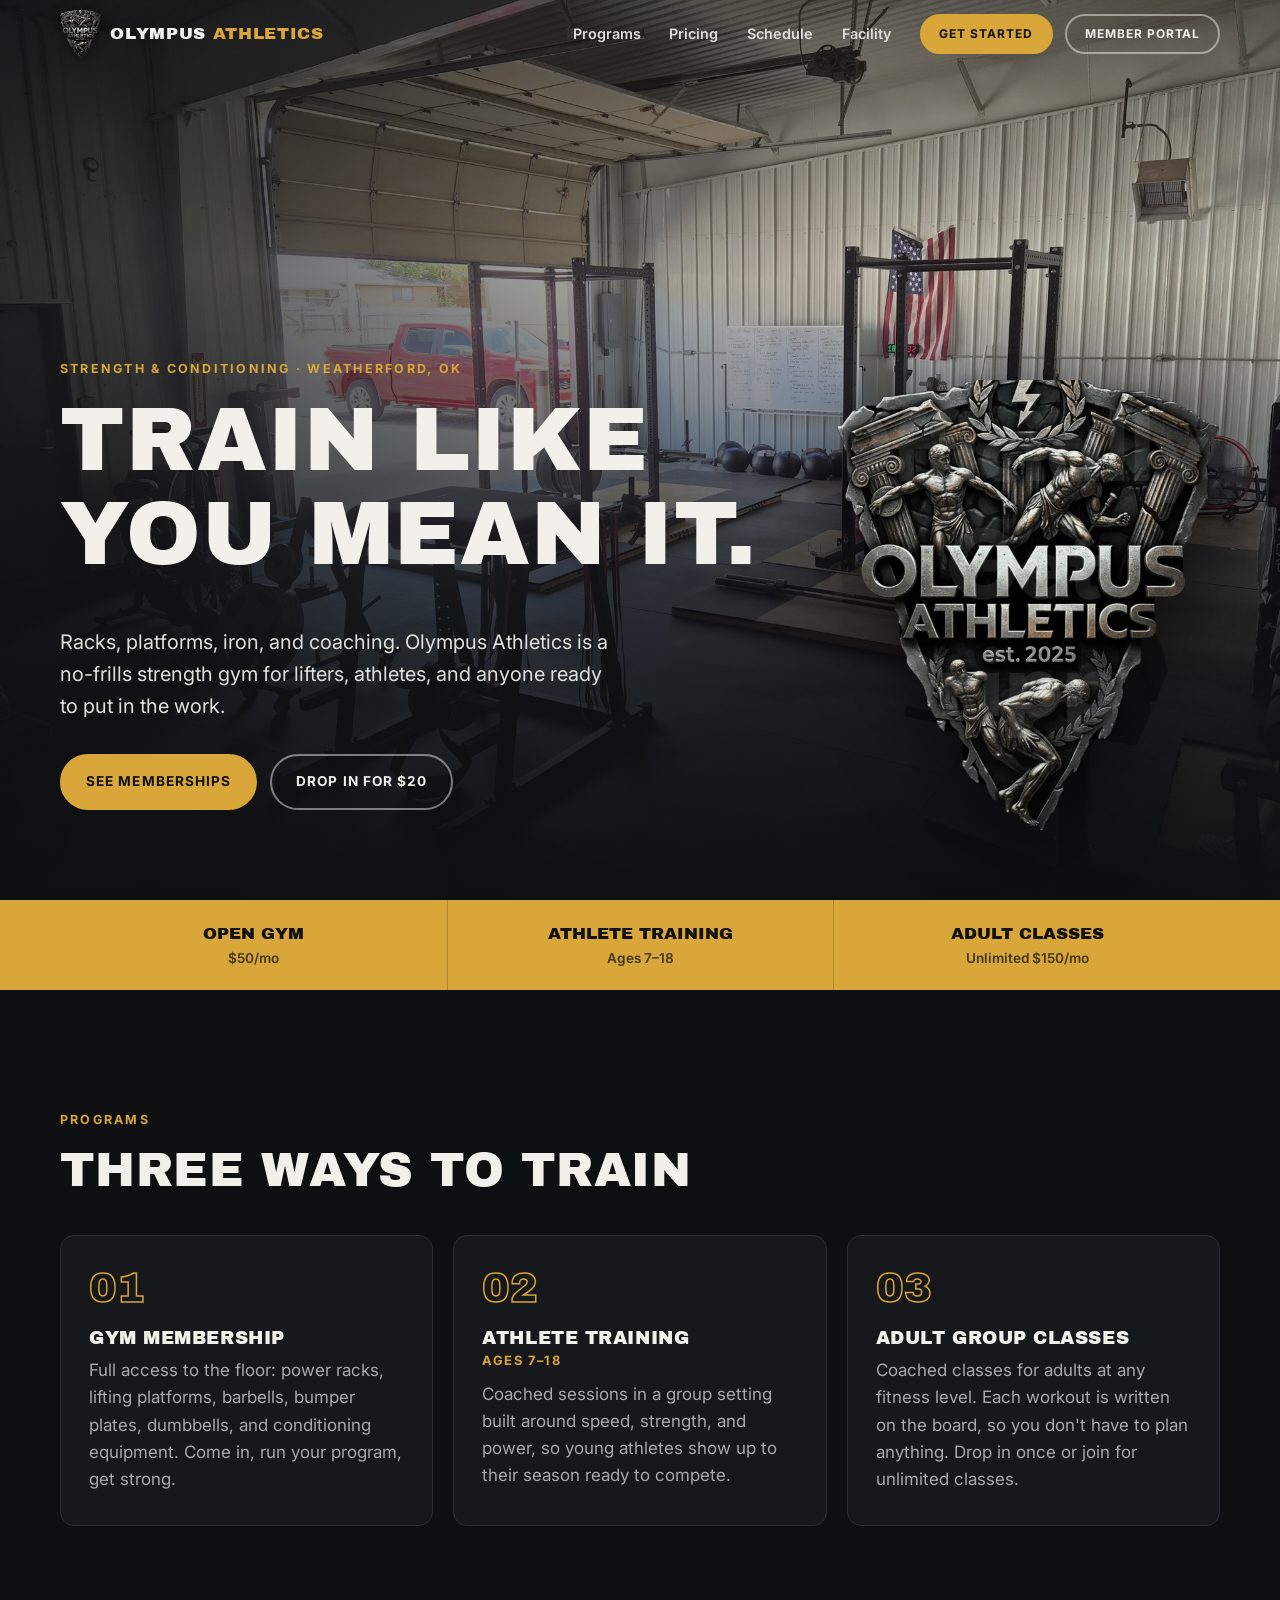
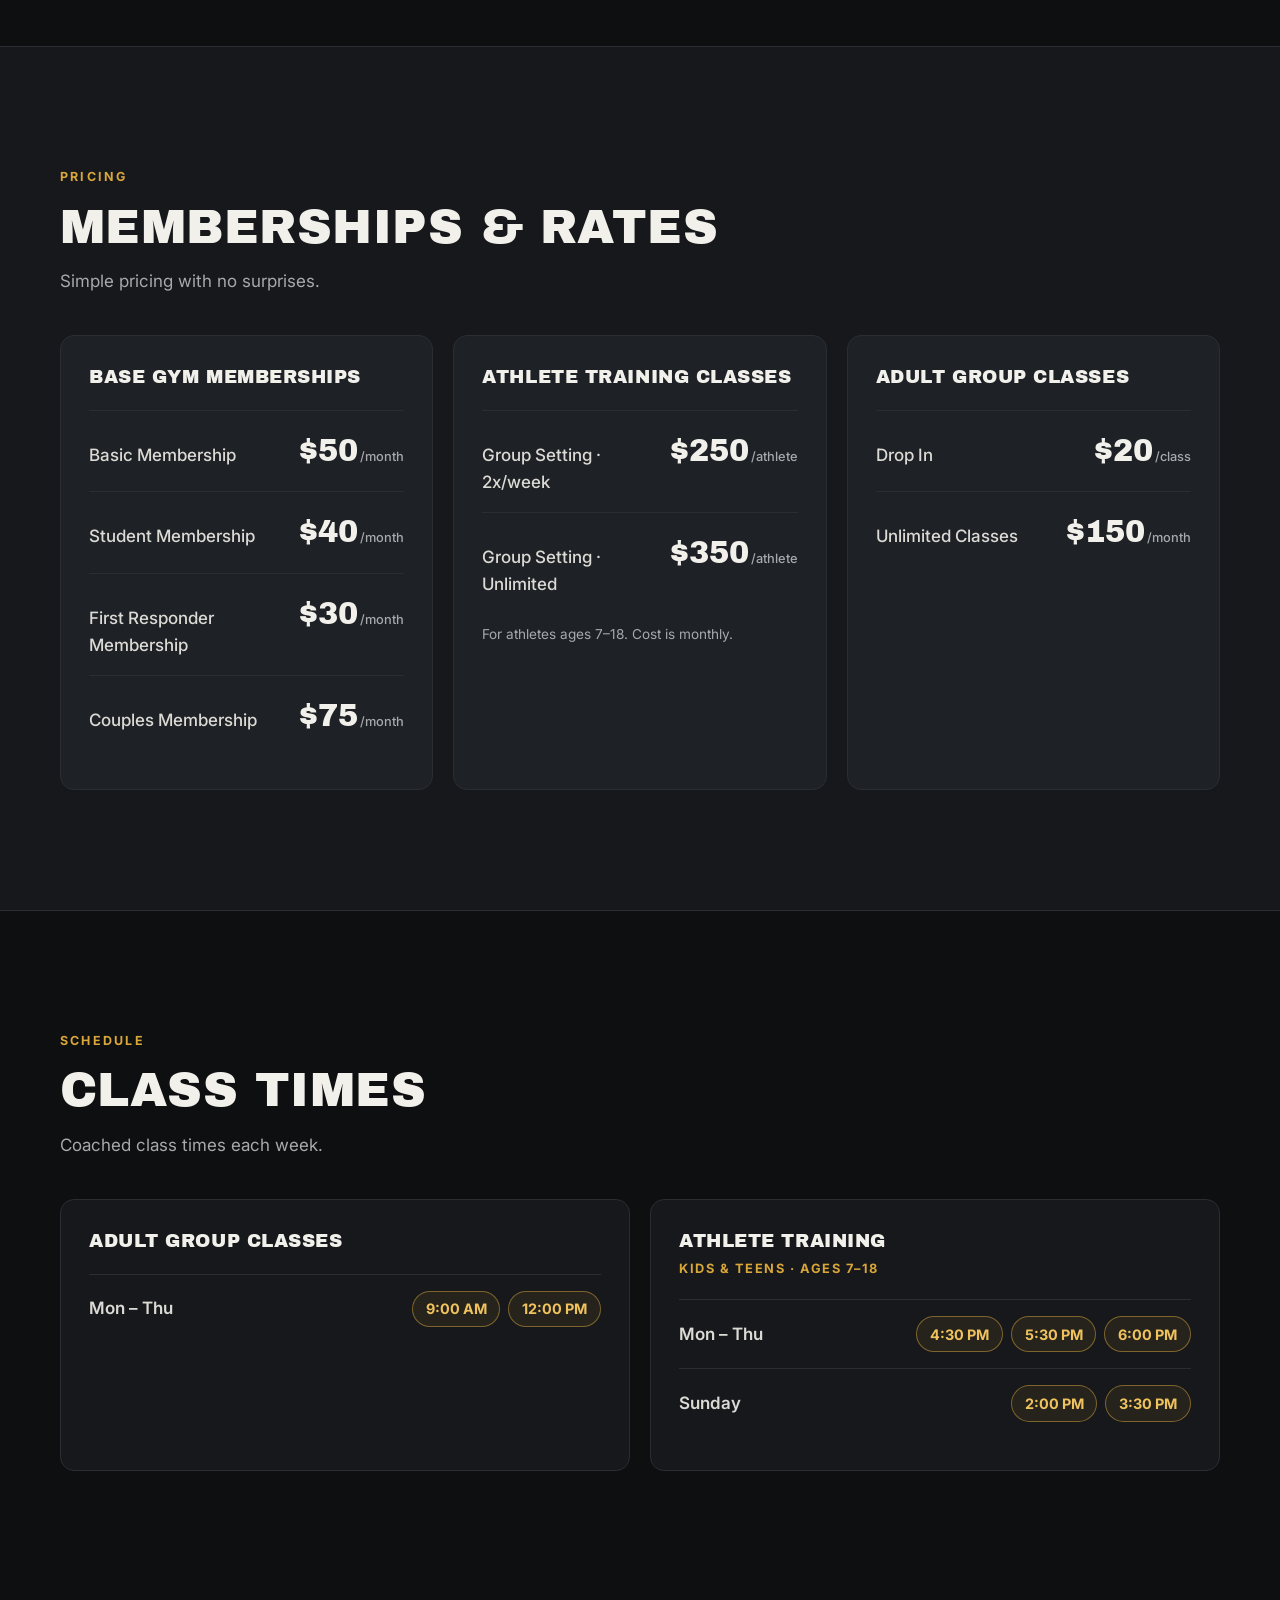
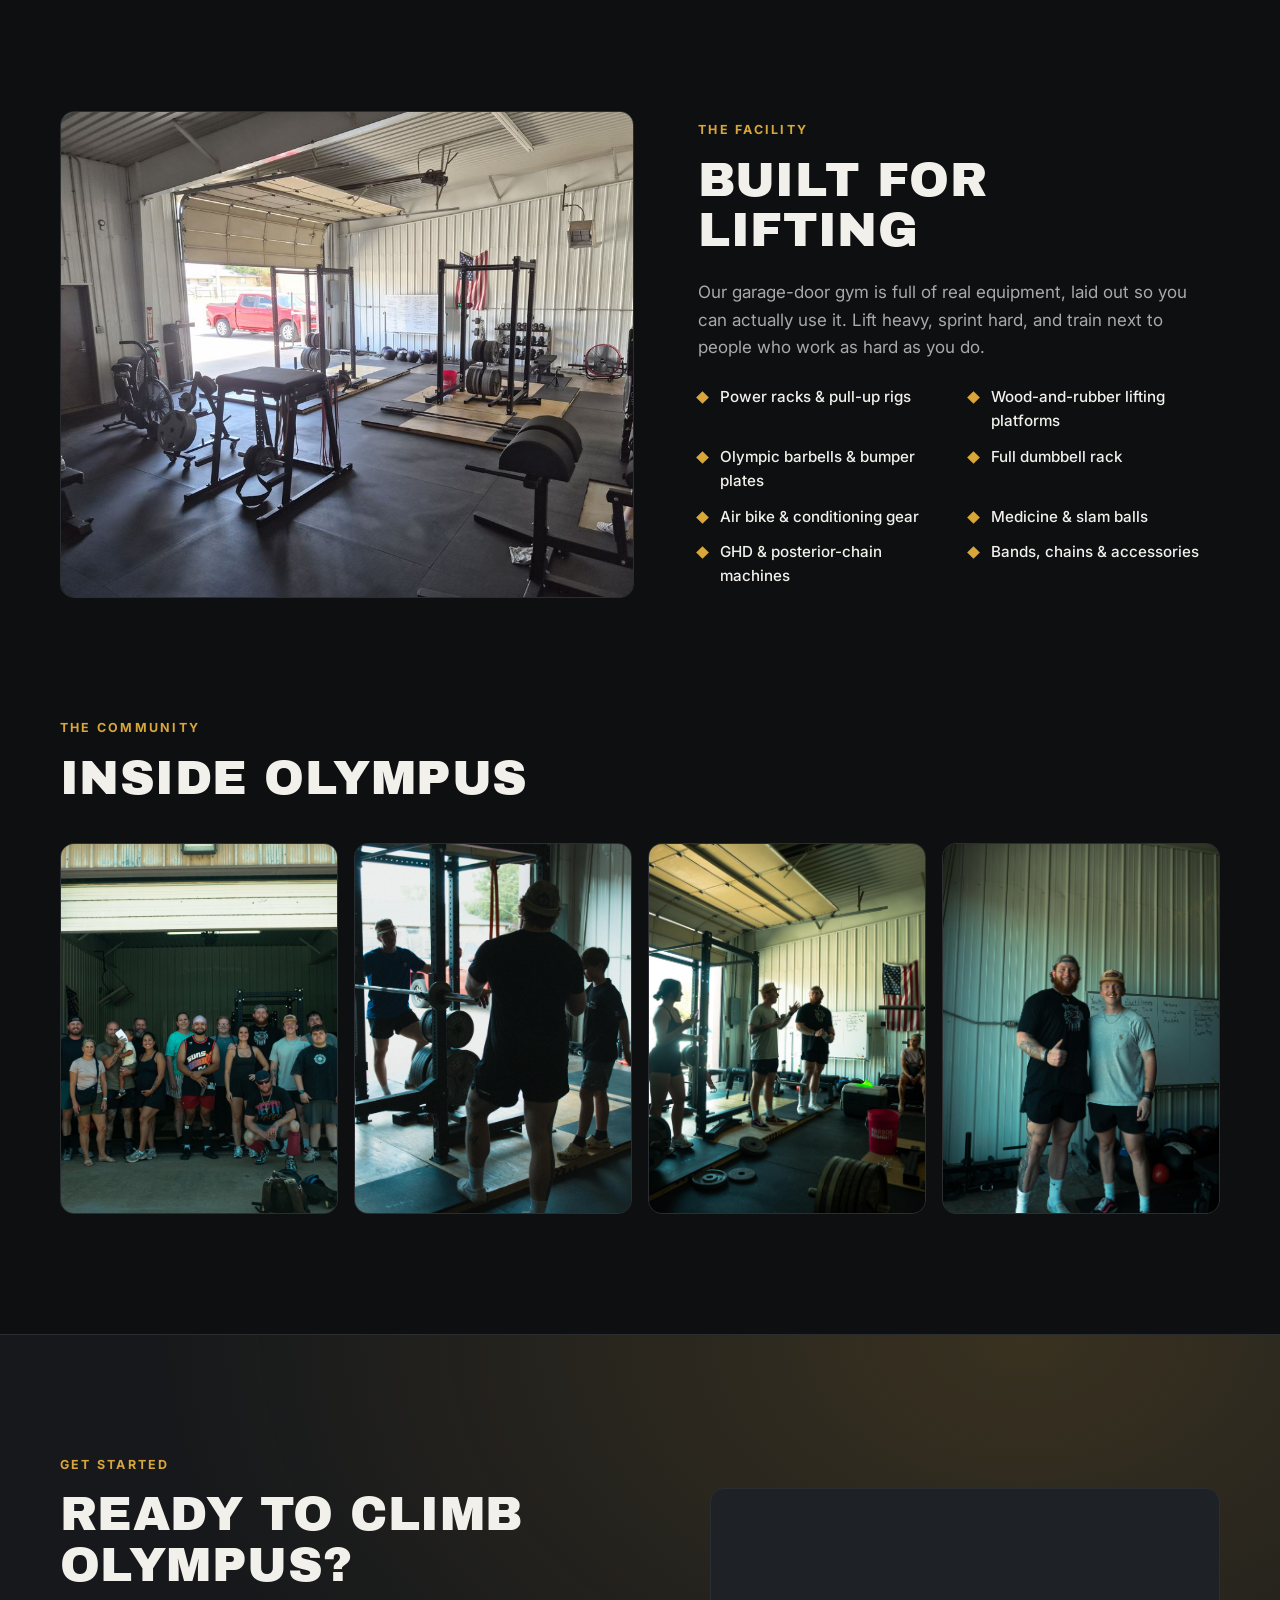
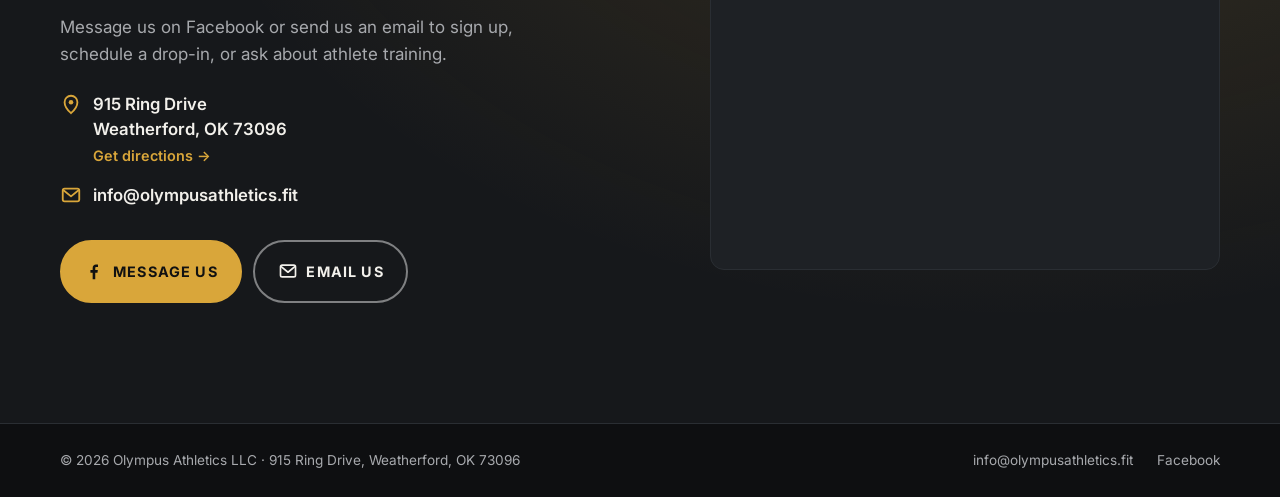
<file: index.html>
<!doctype html>
<html lang="en">
<head>
  <meta charset="utf-8">
  <meta name="viewport" content="width=device-width, initial-scale=1">
  <title>Olympus Athletics | Strength &amp; Conditioning Gym in Weatherford, OK</title>
  <meta name="description" content="Olympus Athletics LLC — strength & conditioning gym in Weatherford, Oklahoma. Open gym memberships, athlete training, and adult group classes.">
  <link rel="canonical" href="https://olympusathletics.fit/">
  <script type="application/ld+json">
  {
    "@context": "https://schema.org",
    "@type": "ExerciseGym",
    "name": "Olympus Athletics",
    "legalName": "Olympus Athletics LLC",
    "url": "https://olympusathletics.fit/",
    "logo": "https://olympusathletics.fit/images/logo.webp",
    "image": "https://olympusathletics.fit/images/og-image.jpg",
    "description": "Strength and conditioning gym in Weatherford, Oklahoma offering open gym memberships, youth athlete training, and adult group classes.",
    "email": "info@olympusathletics.fit",
    "address": {
      "@type": "PostalAddress",
      "streetAddress": "915 Ring Drive",
      "addressLocality": "Weatherford",
      "addressRegion": "OK",
      "postalCode": "73096",
      "addressCountry": "US"
    },
    "priceRange": "$20–$350",
    "sameAs": ["https://www.facebook.com/profile.php?id=61593057523497"]
  }
  </script>
  <link rel="preconnect" href="https://fonts.googleapis.com">
  <link rel="preconnect" href="https://fonts.gstatic.com" crossorigin>
  <link href="https://fonts.googleapis.com/css2?family=Archivo+Black&family=Inter:wght@400;500;600;700&display=swap" rel="stylesheet">
  <link rel="icon" type="image/png" href="favicon-48.png">
  <link rel="apple-touch-icon" href="apple-touch-icon.png">
  <meta property="og:type" content="website">
  <meta property="og:url" content="https://olympusathletics.fit/">
  <meta property="og:site_name" content="Olympus Athletics">
  <meta property="og:title" content="Olympus Athletics | Weatherford, OK">
  <meta property="og:description" content="Strength &amp; conditioning gym in Weatherford, Oklahoma.">
  <meta property="og:image" content="https://olympusathletics.fit/images/og-image.jpg">
  <meta name="twitter:card" content="summary_large_image">
  <link rel="stylesheet" href="styles.css">
</head>
<body id="top">

<header class="nav">
  <div class="wrap nav-inner">
    <a href="#top" class="brand" aria-label="Olympus Athletics home">
      <img class="brand-mark" src="images/logo-sm.webp" alt="" width="136" height="160">
      <span class="brand-text">Olympus <b>Athletics</b></span>
    </a>
    <button class="nav-toggle" aria-label="Open menu" aria-expanded="false" aria-controls="nav-links">
      <span></span><span></span><span></span>
    </button>
    <nav id="nav-links" class="nav-links">
      <a href="#programs">Programs</a>
      <a href="#pricing">Pricing</a>
      <a href="#schedule">Schedule</a>
      <a href="#facility">Facility</a>
      <a href="#contact" class="btn btn-sm">Get Started</a>
      <a href="portal.html" class="btn btn-sm btn-ghost">Member Portal</a>
    </nav>
  </div>
</header>

<main>
  <section class="hero">
    <picture>
      <source media="(max-width: 700px)" srcset="images/facility-sm.jpg">
      <img src="images/facility.jpg" alt="Inside Olympus Athletics: power racks, lifting platforms, bumper plates, dumbbells and an air bike under an open garage door" class="hero-img">
    </picture>
    <div class="hero-shade"></div>
    <img class="hero-crest" src="images/logo.webp" alt="Olympus Athletics crest, est. 2025" width="614" height="720">
    <div class="wrap hero-content">
      <p class="eyebrow">Strength &amp; Conditioning · Weatherford, OK</p>
      <h1>Train like<br>you mean it.</h1>
      <p class="lead">Racks, platforms, iron, and coaching. Olympus Athletics is a no-frills strength gym for lifters, athletes, and anyone ready to put in the work.</p>
      <div class="hero-cta">
        <a href="#pricing" class="btn">See Memberships</a>
        <a href="#contact" class="btn btn-ghost">Drop In for $20</a>
      </div>
    </div>
  </section>

  <section class="strip" aria-label="Highlights">
    <div class="wrap strip-inner">
      <div><strong>Open Gym</strong><span>$50/mo</span></div>
      <div><strong>Athlete Training</strong><span>Ages 7–18</span></div>
      <div><strong>Adult Classes</strong><span>Unlimited $150/mo</span></div>
    </div>
  </section>

  <!-- Squatober event: auto-hides after it ends (see script at bottom). Remove after Nov 7, 2026. -->
  <section id="event" class="event" aria-label="Upcoming event" hidden>
    <div class="wrap event-inner">
      <div class="event-date" aria-hidden="true"><span>Nov</span><b>7</b><span>Sat</span></div>
      <div class="event-body">
        <p class="eyebrow">Special Event · This Saturday</p>
        <h2>Squatober <small>(in November)</small></h2>
        <p class="event-when">Saturday, November 7 · 10 AM – 2 PM</p>
        <p>Come squat with us! A prize goes to the best squat, and the best costume wins bragging rights.</p>
      </div>
      <a href="#contact" class="btn">Find Us</a>
    </div>
  </section>

  <section id="programs" class="section">
    <div class="wrap">
      <p class="eyebrow">Programs</p>
      <h2>Three ways to train</h2>
      <div class="cards">
        <article class="card">
          <div class="card-num">01</div>
          <h3>Gym Membership</h3>
          <p>Full access to the floor: power racks, lifting platforms, barbells, bumper plates, dumbbells, and conditioning equipment. Come in, run your program, get strong.</p>
        </article>
        <article class="card">
          <div class="card-num">02</div>
          <h3>Athlete Training</h3>
          <p class="card-meta">Ages 7–18</p>
          <p>Coached sessions in a group setting built around speed, strength, and power, so young athletes show up to their season ready to compete.</p>
        </article>
        <article class="card">
          <div class="card-num">03</div>
          <h3>Adult Group Classes</h3>
          <p>Coached classes for adults at any fitness level. Each workout is written on the board, so you don't have to plan anything. Drop in once or join for unlimited classes.</p>
        </article>
      </div>
    </div>
  </section>

  <section id="pricing" class="section section-dark">
    <div class="wrap">
      <p class="eyebrow">Pricing</p>
      <h2>Memberships &amp; rates</h2>
      <p class="section-sub">Simple pricing with no surprises.</p>

      <div class="price-groups">
        <div class="price-group">
          <h3>Base Gym Memberships</h3>
          <ul class="price-list">
            <li><span>Basic Membership</span><b>$50<small>/month</small></b></li>
            <li><span>Student Membership</span><b>$40<small>/month</small></b></li>
            <li><span>First Responder Membership</span><b>$30<small>/month</small></b></li>
            <li><span>Couples Membership</span><b>$75<small>/month</small></b></li>
          </ul>
        </div>

        <div class="price-group">
          <h3>Athlete Training Classes</h3>
          <ul class="price-list">
            <li><span>Group Setting · 2x/week</span><b>$250<small>/athlete</small></b></li>
            <li><span>Group Setting · Unlimited</span><b>$350<small>/athlete</small></b></li>
          </ul>
          <p class="fine">For athletes ages 7–18. Cost is monthly.</p>
        </div>

        <div class="price-group">
          <h3>Adult Group Classes</h3>
          <ul class="price-list">
            <li><span>Drop In</span><b>$20<small>/class</small></b></li>
            <li><span>Unlimited Classes</span><b>$150<small>/month</small></b></li>
          </ul>
        </div>
      </div>
    </div>
  </section>

  <section id="schedule" class="section">
    <div class="wrap">
      <p class="eyebrow">Schedule</p>
      <h2>Class times</h2>
      <p class="section-sub">Coached class times each week.</p>

      <div class="schedule-groups">
        <div class="schedule-group">
          <h3>Adult Group Classes</h3>
          <dl class="schedule-list">
            <div>
              <dt>Mon – Thu</dt>
              <dd><span>9:00 AM</span><span>12:00 PM</span></dd>
            </div>
          </dl>
        </div>

        <div class="schedule-group">
          <h3>Athlete Training</h3>
          <p class="card-meta">Kids &amp; Teens · Ages 7–18</p>
          <dl class="schedule-list">
            <div>
              <dt>Mon – Thu</dt>
              <dd><span>4:30 PM</span><span>5:30 PM</span><span>6:00 PM</span></dd>
            </div>
            <div>
              <dt>Sunday</dt>
              <dd><span>2:00 PM</span><span>3:30 PM</span></dd>
            </div>
          </dl>
        </div>
      </div>
    </div>
  </section>

  <section id="facility" class="section">
    <div class="wrap facility">
      <div class="facility-photo">
        <img src="images/facility-sm.jpg" alt="Olympus Athletics training floor with power racks and lifting platforms in Weatherford, OK" loading="lazy">
      </div>
      <div>
        <p class="eyebrow">The Facility</p>
        <h2>Built for lifting</h2>
        <p>Our garage-door gym is full of real equipment, laid out so you can actually use it. Lift heavy, sprint hard, and train next to people who work as hard as you do.</p>
        <ul class="equip">
          <li>Power racks &amp; pull-up rigs</li>
          <li>Wood-and-rubber lifting platforms</li>
          <li>Olympic barbells &amp; bumper plates</li>
          <li>Full dumbbell rack</li>
          <li>Air bike &amp; conditioning gear</li>
          <li>Medicine &amp; slam balls</li>
          <li>GHD &amp; posterior-chain machines</li>
          <li>Bands, chains &amp; accessories</li>
        </ul>
      </div>
    </div>
  </section>

  <section id="community" class="section section-tight">
    <div class="wrap">
      <p class="eyebrow">The Community</p>
      <h2>Inside Olympus</h2>
      <div class="gallery">
        <figure><img src="images/olympus4.jpg" alt="Olympus Athletics members gathered for a group photo in front of the open garage door" width="1538" height="2048" loading="lazy" style="object-position: 50% 70%"></figure>
        <figure><img src="images/olympus1.jpg" alt="A coach working with a lifter and a young athlete at a power rack" width="1365" height="2048" loading="lazy" style="object-position: 50% 55%"></figure>
        <figure><img src="images/olympus3.jpg" alt="Coaches leading a group session on the training floor" width="1153" height="2048" loading="lazy" style="object-position: 50% 58%"></figure>
        <figure><img src="images/olympus2.jpg" alt="Two Olympus Athletics coaches smiling in front of the class schedule whiteboard" width="1153" height="2048" loading="lazy" style="object-position: 50% 68%"></figure>
      </div>
    </div>
  </section>

  <section id="contact" class="section cta">
    <div class="wrap cta-inner">
      <div>
        <p class="eyebrow">Get Started</p>
        <h2>Ready to climb Olympus?</h2>
        <p>Message us on Facebook or send us an email to sign up, schedule a drop-in, or ask about athlete training.</p>
        <ul class="contact-list">
          <li>
            <svg viewBox="0 0 24 24" aria-hidden="true"><path d="M12 22s7-6.2 7-12a7 7 0 1 0-14 0c0 5.8 7 12 7 12z" fill="none" stroke="currentColor" stroke-width="2"/><circle cx="12" cy="10" r="2.5" fill="currentColor"/></svg>
            <div>
              <address>915 Ring Drive<br>Weatherford, OK 73096</address>
              <a class="directions" href="https://www.google.com/maps/dir/?api=1&amp;destination=915+Ring+Drive%2C+Weatherford%2C+OK+73096" target="_blank" rel="noopener">Get directions &rarr;</a>
            </div>
          </li>
          <li>
            <svg viewBox="0 0 24 24" aria-hidden="true"><rect x="3" y="5" width="18" height="14" rx="2" fill="none" stroke="currentColor" stroke-width="2"/><path d="m3.5 6.5 8.5 7 8.5-7" fill="none" stroke="currentColor" stroke-width="2" stroke-linejoin="round"/></svg>
            <a href="mailto:info@olympusathletics.fit">info@olympusathletics.fit</a>
          </li>
        </ul>
        <div class="cta-actions">
          <a class="btn btn-lg" href="https://www.facebook.com/profile.php?id=61593057523497" target="_blank" rel="noopener">
            <svg viewBox="0 0 24 24" aria-hidden="true"><path fill="currentColor" d="M13.5 22v-8h2.7l.4-3.2h-3.1V8.8c0-.9.3-1.5 1.6-1.5h1.7V4.4c-.3 0-1.3-.1-2.4-.1-2.4 0-4 1.5-4 4.1v2.4H7.7V14h2.7v8z"/></svg>
            Message Us
          </a>
          <a class="btn btn-lg btn-ghost" href="mailto:info@olympusathletics.fit">
            <svg viewBox="0 0 24 24" aria-hidden="true"><rect x="3" y="5" width="18" height="14" rx="2" fill="none" stroke="currentColor" stroke-width="2"/><path d="m3.5 6.5 8.5 7 8.5-7" fill="none" stroke="currentColor" stroke-width="2" stroke-linejoin="round"/></svg>
            Email Us
          </a>
        </div>
      </div>
      <div class="map">
        <iframe title="Map to Olympus Athletics, 915 Ring Drive, Weatherford, OK" src="https://maps.google.com/maps?q=915+Ring+Drive,+Weatherford,+OK+73096&amp;z=15&amp;output=embed" loading="lazy" referrerpolicy="no-referrer-when-downgrade"></iframe>
      </div>
    </div>
  </section>
</main>

<footer class="footer">
  <div class="wrap footer-inner">
    <span>© <span id="year">2026</span> Olympus Athletics LLC · 915 Ring Drive, Weatherford, OK 73096</span>
    <span class="footer-links"><a href="mailto:info@olympusathletics.fit">info@olympusathletics.fit</a><a href="https://www.facebook.com/profile.php?id=61593057523497" target="_blank" rel="noopener">Facebook</a></span>
  </div>
</footer>

<script>
  document.getElementById('year').textContent = new Date().getFullYear();
  const toggle = document.querySelector('.nav-toggle');
  const links = document.getElementById('nav-links');
  toggle.addEventListener('click', () => {
    const open = links.classList.toggle('open');
    toggle.setAttribute('aria-expanded', open);
  });
  links.addEventListener('click', e => {
    if (e.target.tagName === 'A') { links.classList.remove('open'); toggle.setAttribute('aria-expanded', false); }
  });
  const nav = document.querySelector('.nav');
  const onScroll = () => nav.classList.toggle('scrolled', window.scrollY > 40);
  window.addEventListener('scroll', onScroll, { passive: true }); onScroll();
  // Squatober: show until 2 PM Central (CST) on Nov 7, 2026. Remove after the event.
  if (Date.now() < Date.parse('2026-11-07T14:00:00-06:00')) document.getElementById('event').hidden = false;
</script>
</body>
</html>
</file>
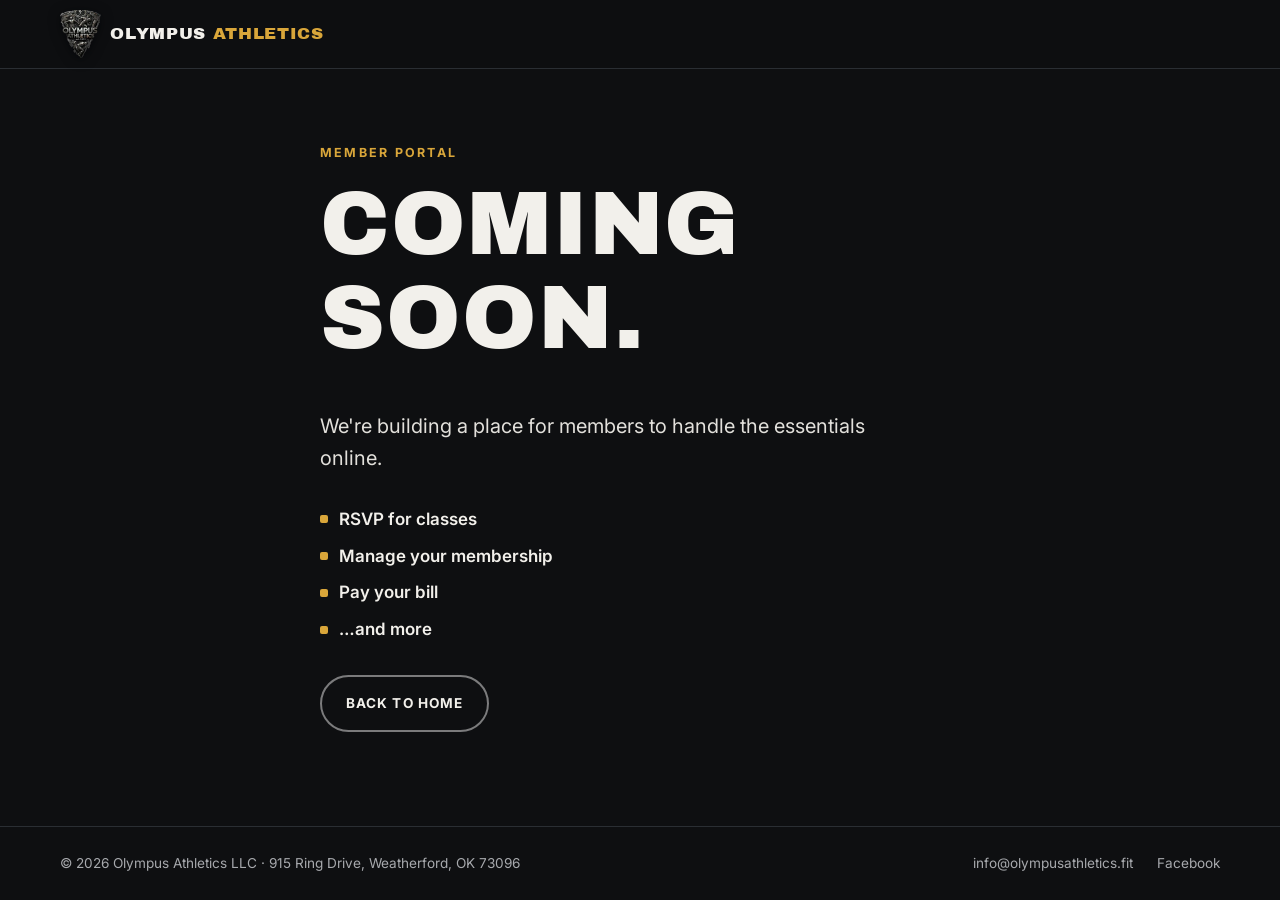
<file: portal.html>
<!doctype html>
<html lang="en">
<head>
  <meta charset="utf-8">
  <meta name="viewport" content="width=device-width, initial-scale=1">
  <title>Member Portal | Olympus Athletics</title>
  <meta name="description" content="Olympus Athletics member portal — coming soon.">
  <meta name="robots" content="noindex">
  <link rel="preconnect" href="https://fonts.googleapis.com">
  <link rel="preconnect" href="https://fonts.gstatic.com" crossorigin>
  <link href="https://fonts.googleapis.com/css2?family=Archivo+Black&family=Inter:wght@400;500;600;700&display=swap" rel="stylesheet">
  <link rel="icon" type="image/png" href="favicon-48.png">
  <link rel="apple-touch-icon" href="apple-touch-icon.png">
  <link rel="stylesheet" href="styles.css">
</head>
<body class="portal">

<header class="nav scrolled">
  <div class="wrap nav-inner">
    <a href="index.html" class="brand" aria-label="Olympus Athletics home">
      <img class="brand-mark" src="images/logo-sm.webp" alt="" width="136" height="160">
      <span class="brand-text">Olympus <b>Athletics</b></span>
    </a>
  </div>
</header>

<main class="portal-main">
  <div class="wrap portal-inner">
    <p class="eyebrow">Member Portal</p>
    <h1>Coming soon.</h1>
    <p class="lead">We're building a place for members to handle the essentials online.</p>
    <ul class="portal-list">
      <li>RSVP for classes</li>
      <li>Manage your membership</li>
      <li>Pay your bill</li>
      <li>…and more</li>
    </ul>
    <a href="index.html" class="btn btn-ghost">Back to Home</a>
  </div>
</main>

<footer class="footer">
  <div class="wrap footer-inner">
    <span>© <span id="year">2026</span> Olympus Athletics LLC · 915 Ring Drive, Weatherford, OK 73096</span>
    <span class="footer-links"><a href="mailto:info@olympusathletics.fit">info@olympusathletics.fit</a><a href="https://www.facebook.com/profile.php?id=61593057523497" target="_blank" rel="noopener">Facebook</a></span>
  </div>
</footer>

<script>
  document.getElementById('year').textContent = new Date().getFullYear();
</script>
</body>
</html>
</file>
<file: styles.css>
:root {
  --bg: #0e0f11;
  --bg-2: #16181b;
  --bg-3: #1e2125;
  --line: #2a2e33;
  --text: #f2f0eb;
  --muted: #a7a9ad;
  --gold: #d9a63a;
  --gold-2: #f0c25e;
  --radius: 14px;
  --display: "Archivo Black", Impact, system-ui, sans-serif;
  --body: "Inter", system-ui, -apple-system, Segoe UI, Roboto, sans-serif;
}

*, *::before, *::after { box-sizing: border-box; }
html { scroll-behavior: smooth; scroll-padding-top: 72px; }
body {
  margin: 0;
  background: var(--bg);
  color: var(--text);
  font-family: var(--body);
  font-size: 17px;
  line-height: 1.6;
  -webkit-font-smoothing: antialiased;
}
img { max-width: 100%; display: block; }
a { color: inherit; }

.wrap { width: min(1160px, 100% - 32px); margin-inline: auto; }

h1, h2, h3 { font-family: var(--display); font-weight: 400; line-height: 1.05; margin: 0 0 .5em; letter-spacing: .01em; text-transform: uppercase; }
h1 { font-size: clamp(2.6rem, 8vw, 5.6rem); }
h2 { font-size: clamp(1.9rem, 4.5vw, 3rem); }
h3 { font-size: 1.15rem; letter-spacing: .03em; }

.eyebrow {
  color: var(--gold);
  font-weight: 700;
  font-size: .78rem;
  letter-spacing: .18em;
  text-transform: uppercase;
  margin: 0 0 .9rem;
}

/* Buttons */
.btn {
  display: inline-flex; align-items: center; gap: .55rem;
  background: var(--gold); color: #111;
  font-weight: 700; text-decoration: none; text-transform: uppercase;
  font-size: .85rem; letter-spacing: .08em;
  padding: .95rem 1.5rem; border-radius: 999px;
  border: 2px solid var(--gold);
  transition: background .2s, transform .2s, color .2s;
}
.btn:hover { background: var(--gold-2); border-color: var(--gold-2); transform: translateY(-1px); }
.btn-ghost { background: transparent; color: var(--text); border-color: rgba(255,255,255,.45); }
.btn-ghost:hover { background: rgba(255,255,255,.1); border-color: #fff; color: #fff; }
.btn-sm { padding: .55rem 1.1rem; font-size: .75rem; }
button.btn { font-family: inherit; cursor: pointer; }
.btn-lg { padding: 1.15rem 1.9rem; font-size: .9rem; }
.btn svg { width: 20px; height: 20px; }

/* Nav */
.nav {
  position: fixed; inset: 0 0 auto; z-index: 50;
  transition: background .25s, border-color .25s;
  border-bottom: 1px solid transparent;
}
.nav.scrolled { background: rgba(14,15,17,.92); backdrop-filter: blur(10px); border-color: var(--line); }
.nav-inner { display: flex; align-items: center; justify-content: space-between; height: 68px; }
.brand { display: flex; align-items: center; gap: .6rem; text-decoration: none; }
.brand-mark { height: 48px; width: auto; filter: drop-shadow(0 2px 6px rgba(0,0,0,.5)); }
.brand-text { font-family: var(--display); text-transform: uppercase; font-size: 1.05rem; letter-spacing: .04em; }
.brand-text b { font-weight: 400; color: var(--gold); }
.nav-links { display: flex; align-items: center; gap: 1.8rem; }
.nav-links .btn + .btn { margin-left: -1rem; }
.nav-links a:not(.btn) { text-decoration: none; font-weight: 600; font-size: .9rem; color: #ddd; }
.nav-links a:not(.btn):hover { color: var(--gold); }
.nav-toggle { display: none; background: none; border: 0; padding: 8px; cursor: pointer; }
.nav-toggle span { display: block; width: 24px; height: 2px; background: var(--text); margin: 5px 0; border-radius: 2px; }

/* Hero */
.hero { position: relative; min-height: min(100svh, 920px); display: flex; align-items: flex-end; overflow: hidden; }
.hero picture, .hero-img { position: absolute; inset: 0; width: 100%; height: 100%; }
.hero-img { object-fit: cover; object-position: 50% 45%; }
.hero-shade {
  position: absolute; inset: 0;
  background:
    linear-gradient(180deg, rgba(14,15,17,.55) 0%, rgba(14,15,17,.15) 30%, rgba(14,15,17,.75) 70%, var(--bg) 100%),
    linear-gradient(90deg, rgba(14,15,17,.75) 0%, rgba(14,15,17,0) 70%);
}
.hero-crest {
  position: absolute; z-index: 1;
  right: max(16px, calc((100% - 1160px) / 2)); bottom: 70px;
  width: clamp(260px, 30vw, 420px); height: auto;
  filter: drop-shadow(0 18px 40px rgba(0,0,0,.65));
}
.hero-content { position: relative; z-index: 2; padding: 140px 0 90px; max-width: 760px; margin-left: max(16px, calc((100% - 1160px) / 2)); }
.lead { font-size: clamp(1.05rem, 2vw, 1.25rem); color: #e2e0db; max-width: 560px; margin: 0 0 2rem; }
.hero-cta { display: flex; flex-wrap: wrap; gap: .8rem; }

/* Strip */
.strip { background: var(--gold); color: #111; }
.strip-inner { display: grid; grid-template-columns: repeat(3, 1fr); }
.strip-inner div { padding: 1.3rem 1rem; display: flex; flex-direction: column; align-items: center; text-align: center; }
.strip-inner div + div { border-left: 1px solid rgba(0,0,0,.18); }
.strip strong { font-family: var(--display); font-weight: 400; text-transform: uppercase; font-size: 1.05rem; }
.strip span { font-size: .85rem; font-weight: 600; opacity: .75; }

/* Sections */
.section { padding: clamp(70px, 10vw, 120px) 0; }
.section-dark { background: var(--bg-2); border-block: 1px solid var(--line); }
.section-sub { color: var(--muted); margin: -.5rem 0 2.5rem; }

/* Event banner (temporary) */
.event { background: radial-gradient(ellipse at 15% 50%, rgba(217,166,58,.16), transparent 60%), var(--bg-2); border-bottom: 1px solid var(--line); }
.event[hidden] { display: none; }
.event-inner { display: flex; align-items: center; gap: clamp(1.25rem, 4vw, 2.5rem); padding: clamp(2rem, 5vw, 3rem) 0; }
.event-date {
  flex: none; width: 96px; text-align: center; border: 2px solid var(--gold); border-radius: var(--radius);
  padding: .6rem 0; display: flex; flex-direction: column; line-height: 1.1;
}
.event-date span { font-weight: 700; font-size: .75rem; letter-spacing: .16em; text-transform: uppercase; color: var(--gold); }
.event-date b { font-family: var(--display); font-weight: 400; font-size: 2.8rem; line-height: 1; margin: .15rem 0; }
.event-body { flex: 1; }
.event-body h2 { margin-bottom: .3rem; }
.event-body h2 small { font-family: var(--body); font-weight: 600; font-size: .4em; text-transform: none; letter-spacing: 0; color: var(--muted); vertical-align: middle; }
.event-body .eyebrow { margin-bottom: .5rem; }
.event-when { font-weight: 700; color: var(--gold-2); margin: 0 0 .4rem; }
.event-body p:last-child { color: var(--muted); margin: 0; }

/* Program cards */
.cards { display: grid; grid-template-columns: repeat(3, 1fr); gap: 1.25rem; margin-top: 2.5rem; }
.card {
  background: var(--bg-2); border: 1px solid var(--line); border-radius: var(--radius);
  padding: 2rem 1.75rem; position: relative; overflow: hidden;
  transition: border-color .2s, transform .2s;
}
.card:hover { border-color: var(--gold); transform: translateY(-3px); }
.card-num { font-family: var(--display); font-size: 2.6rem; color: transparent; -webkit-text-stroke: 1.5px var(--gold); line-height: 1; margin-bottom: 1.2rem; }
.card p { color: var(--muted); margin: 0; }
.card .card-meta { color: var(--gold); font-weight: 700; font-size: .8rem; letter-spacing: .12em; text-transform: uppercase; margin: -.4rem 0 .6rem; }

/* Schedule */
.schedule-groups { display: grid; grid-template-columns: repeat(2, 1fr); gap: 1.25rem; }
.schedule-group {
  background: var(--bg-2); border: 1px solid var(--line); border-radius: var(--radius);
  padding: 2rem 1.75rem;
}
.schedule-group h3 { margin-bottom: 1.4rem; }
.schedule-group .card-meta { color: var(--gold); font-weight: 700; font-size: .8rem; letter-spacing: .12em; text-transform: uppercase; margin: -.9rem 0 1.2rem; }
.schedule-list { margin: 0; }
.schedule-list > div {
  display: flex; justify-content: space-between; align-items: center; gap: 1rem; flex-wrap: wrap;
  padding: 1rem 0; border-top: 1px solid var(--line);
}
.schedule-list dt { font-weight: 600; color: #dcdad5; }
.schedule-list dd { margin: 0; display: flex; flex-wrap: wrap; gap: .5rem; }
.schedule-list dd span {
  font-weight: 700; font-size: .9rem; white-space: nowrap;
  padding: .35rem .8rem; border-radius: 999px;
  border: 1px solid rgba(217,166,58,.5); color: var(--gold-2); background: rgba(217,166,58,.08);
}

/* Pricing */
.price-groups { display: grid; grid-template-columns: repeat(3, 1fr); gap: 1.25rem; align-items: stretch; }
.price-group {
  background: var(--bg-3); border: 1px solid var(--line); border-radius: var(--radius);
  padding: 2rem 1.75rem; position: relative;
}
.price-group h3 { margin-bottom: 1.4rem; }
.price-list { list-style: none; margin: 0; padding: 0; }
.price-list li {
  display: flex; justify-content: space-between; align-items: baseline; gap: 1rem;
  padding: 1rem 0; border-top: 1px solid var(--line);
}
.price-list li span { font-weight: 500; color: #dcdad5; }
.price-list b { font-family: var(--display); font-weight: 400; font-size: 1.9rem; white-space: nowrap; color: var(--text); }
.price-list small { font-family: var(--body); font-size: .8rem; color: var(--muted); font-weight: 500; margin-left: 2px; }
.fine { color: var(--muted); font-size: .85rem; margin: .6rem 0 0; }

/* Facility */
.facility { display: grid; grid-template-columns: 1.1fr 1fr; gap: clamp(2rem, 5vw, 4.5rem); align-items: center; }
.facility-photo { border-radius: var(--radius); overflow: hidden; border: 1px solid var(--line); aspect-ratio: 4 / 3.4; }
.facility-photo img { width: 100%; height: 100%; object-fit: cover; }
.facility p:not(.eyebrow) { color: var(--muted); }
.equip { list-style: none; padding: 0; margin: 1.5rem 0 0; display: grid; grid-template-columns: 1fr 1fr; gap: .7rem 1.25rem; }
.equip li { position: relative; padding-left: 1.4rem; font-weight: 500; font-size: .95rem; }
.equip li::before { content: ""; position: absolute; left: 0; top: .55em; width: 9px; height: 9px; background: var(--gold); transform: rotate(45deg); }

/* Community gallery */
.section-tight { padding-top: 0; }
.gallery { display: grid; grid-template-columns: repeat(4, 1fr); gap: 1rem; margin: 2.5rem 0 0; }
.gallery figure { margin: 0; border-radius: var(--radius); overflow: hidden; border: 1px solid var(--line); aspect-ratio: 3 / 4; background: var(--bg-3); }
.gallery img { width: 100%; height: 100%; object-fit: cover; transition: transform .4s; }
.gallery figure:hover img { transform: scale(1.04); }

/* CTA */
.cta { background: radial-gradient(ellipse at 80% 0%, rgba(217,166,58,.18), transparent 60%), var(--bg-2); border-top: 1px solid var(--line); }
.cta-inner { display: grid; grid-template-columns: 1.15fr 1fr; align-items: center; gap: clamp(2rem, 5vw, 4.5rem); }
.cta p:not(.eyebrow) { color: var(--muted); max-width: 520px; }
.contact-list { list-style: none; padding: 0; margin: 1.5rem 0 2rem; display: grid; gap: 1rem; }
.contact-list li { display: flex; align-items: flex-start; gap: .7rem; font-weight: 600; font-size: 1.05rem; line-height: 1.45; }
.contact-list svg { width: 22px; height: 22px; flex: none; margin-top: 1px; color: var(--gold); }
.contact-list address { font-style: normal; }
.contact-list a { text-decoration: none; }
.contact-list a:hover { color: var(--gold); }
.directions { display: inline-block; margin-top: .3rem; color: var(--gold); font-size: .9rem; }
.directions:hover { text-decoration: underline; }
.cta-actions { display: flex; flex-wrap: wrap; gap: .7rem; }
.cta-actions .btn-lg { padding-inline: 1.4rem; }
.map { position: relative; border-radius: var(--radius); overflow: hidden; border: 1px solid var(--line); aspect-ratio: 4 / 3; background: var(--bg-3); }
.map iframe { position: absolute; inset: 0; width: 100%; height: 100%; border: 0; display: block; filter: grayscale(.35) contrast(1.05); }

/* Member portal (placeholder) */
.portal { min-height: 100svh; display: flex; flex-direction: column; }
.portal-main { flex: 1 0 auto; display: flex; flex-direction: column; padding: 120px 0 72px; }
.portal-inner { max-width: 640px; margin-block: auto; }
.portal-list { list-style: none; padding: 0; margin: 0 0 2rem; display: grid; gap: .6rem; }
.portal-list li { display: flex; align-items: center; gap: .7rem; font-weight: 600; }
.portal-list li::before { content: ""; width: 8px; height: 8px; border-radius: 2px; background: var(--gold); flex: none; }

/* Footer */
.footer { border-top: 1px solid var(--line); padding: 1.6rem 0; font-size: .85rem; color: var(--muted); }
.footer-inner { display: flex; justify-content: space-between; gap: 1rem; flex-wrap: wrap; }
.footer-links { display: flex; gap: 1.5rem; flex-wrap: wrap; }
.footer a { color: var(--muted); text-decoration: none; }
.footer a:hover { color: var(--gold); }

/* Responsive */
@media (max-width: 1000px) {
  .hero { flex-direction: column; justify-content: flex-end; }
  .hero-crest { position: relative; align-self: flex-start; right: auto; bottom: auto; width: min(220px, 50vw); margin: 100px 0 -110px max(16px, calc((100% - 1160px) / 2)); }
}
@media (max-width: 900px) {
  .cards, .price-groups, .schedule-groups { grid-template-columns: 1fr; }
  .price-groups { gap: 1.75rem; }
  .facility, .cta-inner { grid-template-columns: 1fr; }
  .gallery { grid-template-columns: repeat(2, 1fr); gap: .75rem; }
}
@media (max-width: 700px) {
  .nav-toggle { display: block; }
  .nav-links {
    position: absolute; top: 68px; left: 0; right: 0;
    flex-direction: column; align-items: stretch; gap: 0;
    background: rgba(14,15,17,.98); border-bottom: 1px solid var(--line);
    padding: .5rem 16px 1.25rem; display: none;
  }
  .nav-links.open { display: flex; }
  .nav-links a:not(.btn) { padding: .9rem 0; border-bottom: 1px solid var(--line); }
  .nav-links .btn { margin-top: 1rem; justify-content: center; }
  .nav-links .btn + .btn { margin-left: 0; margin-top: .6rem; }
  .strip-inner { grid-template-columns: 1fr; }
  .strip-inner div + div { border-left: 0; border-top: 1px solid rgba(0,0,0,.18); }
  .strip-inner div { padding: .9rem; }
  .equip { grid-template-columns: 1fr; }
  .event-inner { flex-direction: column; align-items: flex-start; }
  .event-date { flex-direction: row; width: auto; gap: .6rem; align-items: baseline; padding: .4rem 1rem; }
  .event-date b { font-size: 1.6rem; }
  .hero-content { padding-bottom: 60px; }
  .brand-mark { height: 42px; }
}
</file>
